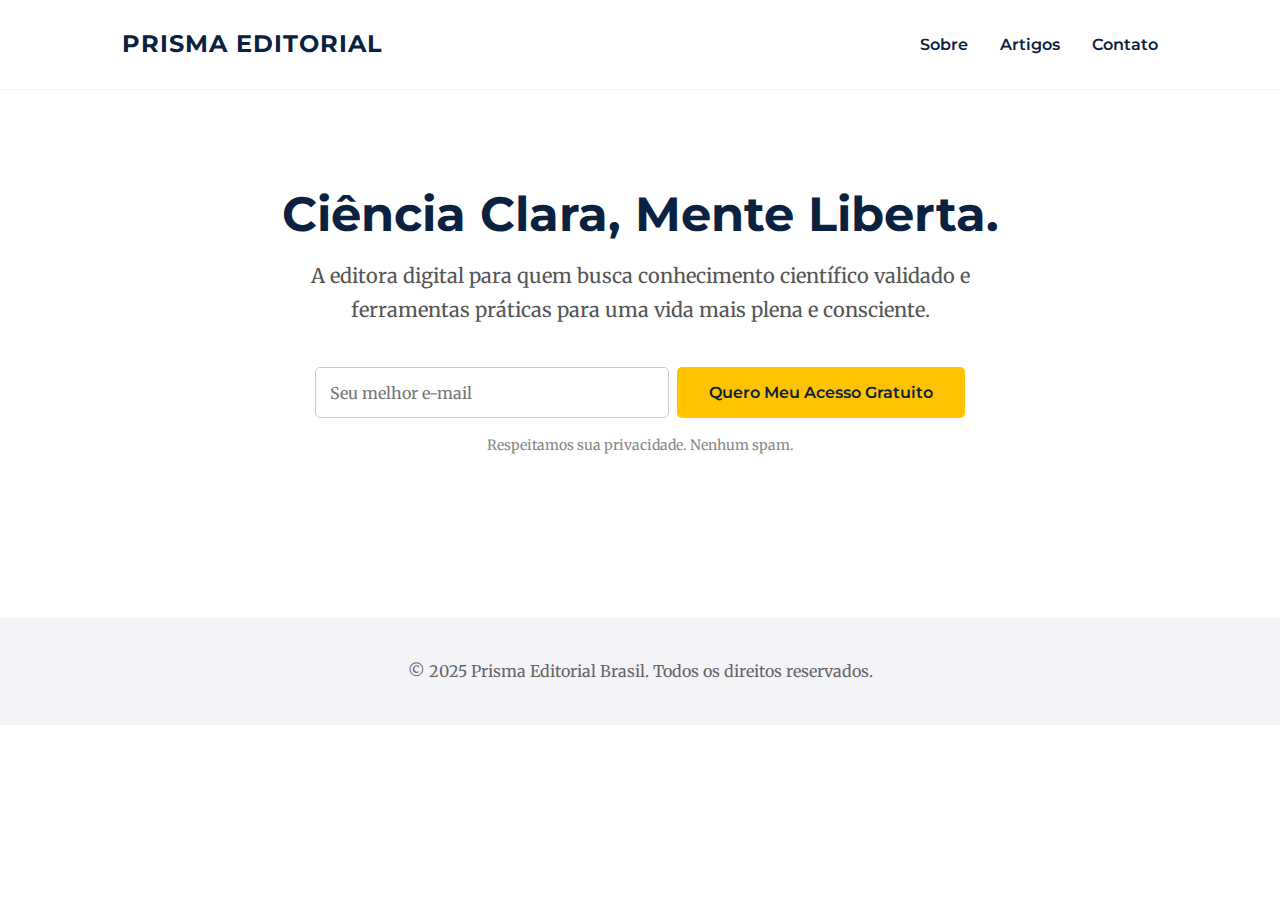
<file: index.html>
<!DOCTYPE html>
<html lang="pt-br">
<head>
    <meta charset="UTF-8">
    <meta name="viewport" content="width=device-width, initial-scale=1.0">
    <title>Prisma Editorial Brasil - Ciência Clara, Mente Liberta.</title>
    <meta name="description" content="A editora digital para quem busca conhecimento científico validado e ferramentas práticas para uma vida mais plena e consciente.">
    
    <link rel="preconnect" href="https://fonts.googleapis.com">
    <link rel="preconnect" href="https://fonts.gstatic.com" crossorigin>
    <link href="https://fonts.googleapis.com/css2?family=Merriweather:wght@400;700&family=Montserrat:wght@600;700&display=swap" rel="stylesheet">
    
    <link rel="stylesheet" href="style.css">
</head>
<body>

    <header class="main-header">
        <div class="container">
            <a href="#" class="logo">PRISMA EDITORIAL</a>
            <nav class="main-nav">
                <ul>
                    <li><a href="#">Sobre</a></li>
                    <li><a href="#">Artigos</a></li>
                    <li><a href="#">Contato</a></li>
                </ul>
            </nav>
        </div>
    </header>

    <main>
        <section class="hero">
            <div class="container">
                <h1>Ciência Clara, Mente Liberta.</h1>
                <p class="subtitle">A editora digital para quem busca conhecimento científico validado e ferramentas práticas para uma vida mais plena e consciente.</p>
                
                <form class="newsletter-form" id="newsletterForm">
                    <div class="form-row">
                        <input type="email" id="email-input" placeholder="Seu melhor e-mail" required aria-label="Seu melhor e-mail">
                        <button type="submit" class="cta-button">Quero Meu Acesso Gratuito</button>
                    </div>
                    <p class="privacy-microcopy">Respeitamos sua privacidade. Nenhum spam.</p>
                </form>
            </div>
        </section>
    </main>

    <footer class="main-footer">
        <div class="container">
            <p>&copy; 2025 Prisma Editorial Brasil. Todos os direitos reservados.</p>
        </div>
    </footer>

    <script src="script.js"></script>
</body>
</html>
</file>
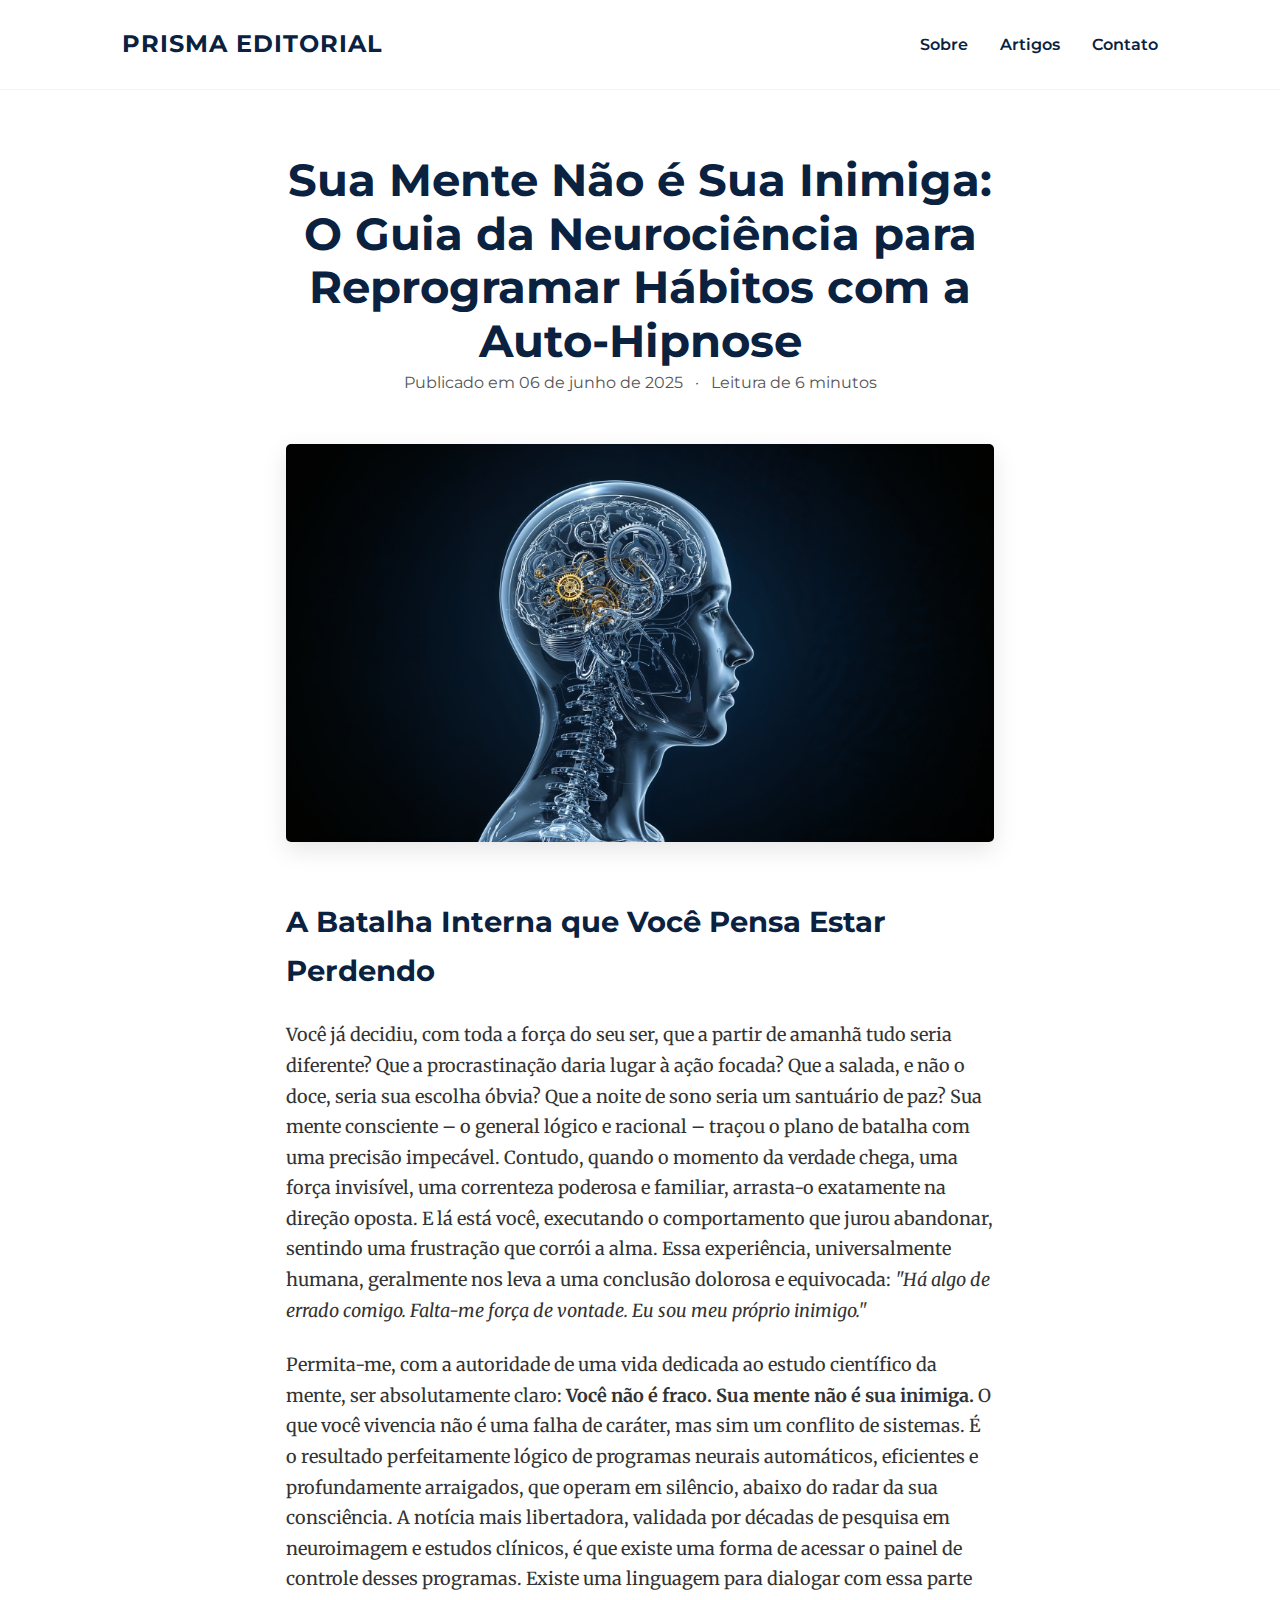
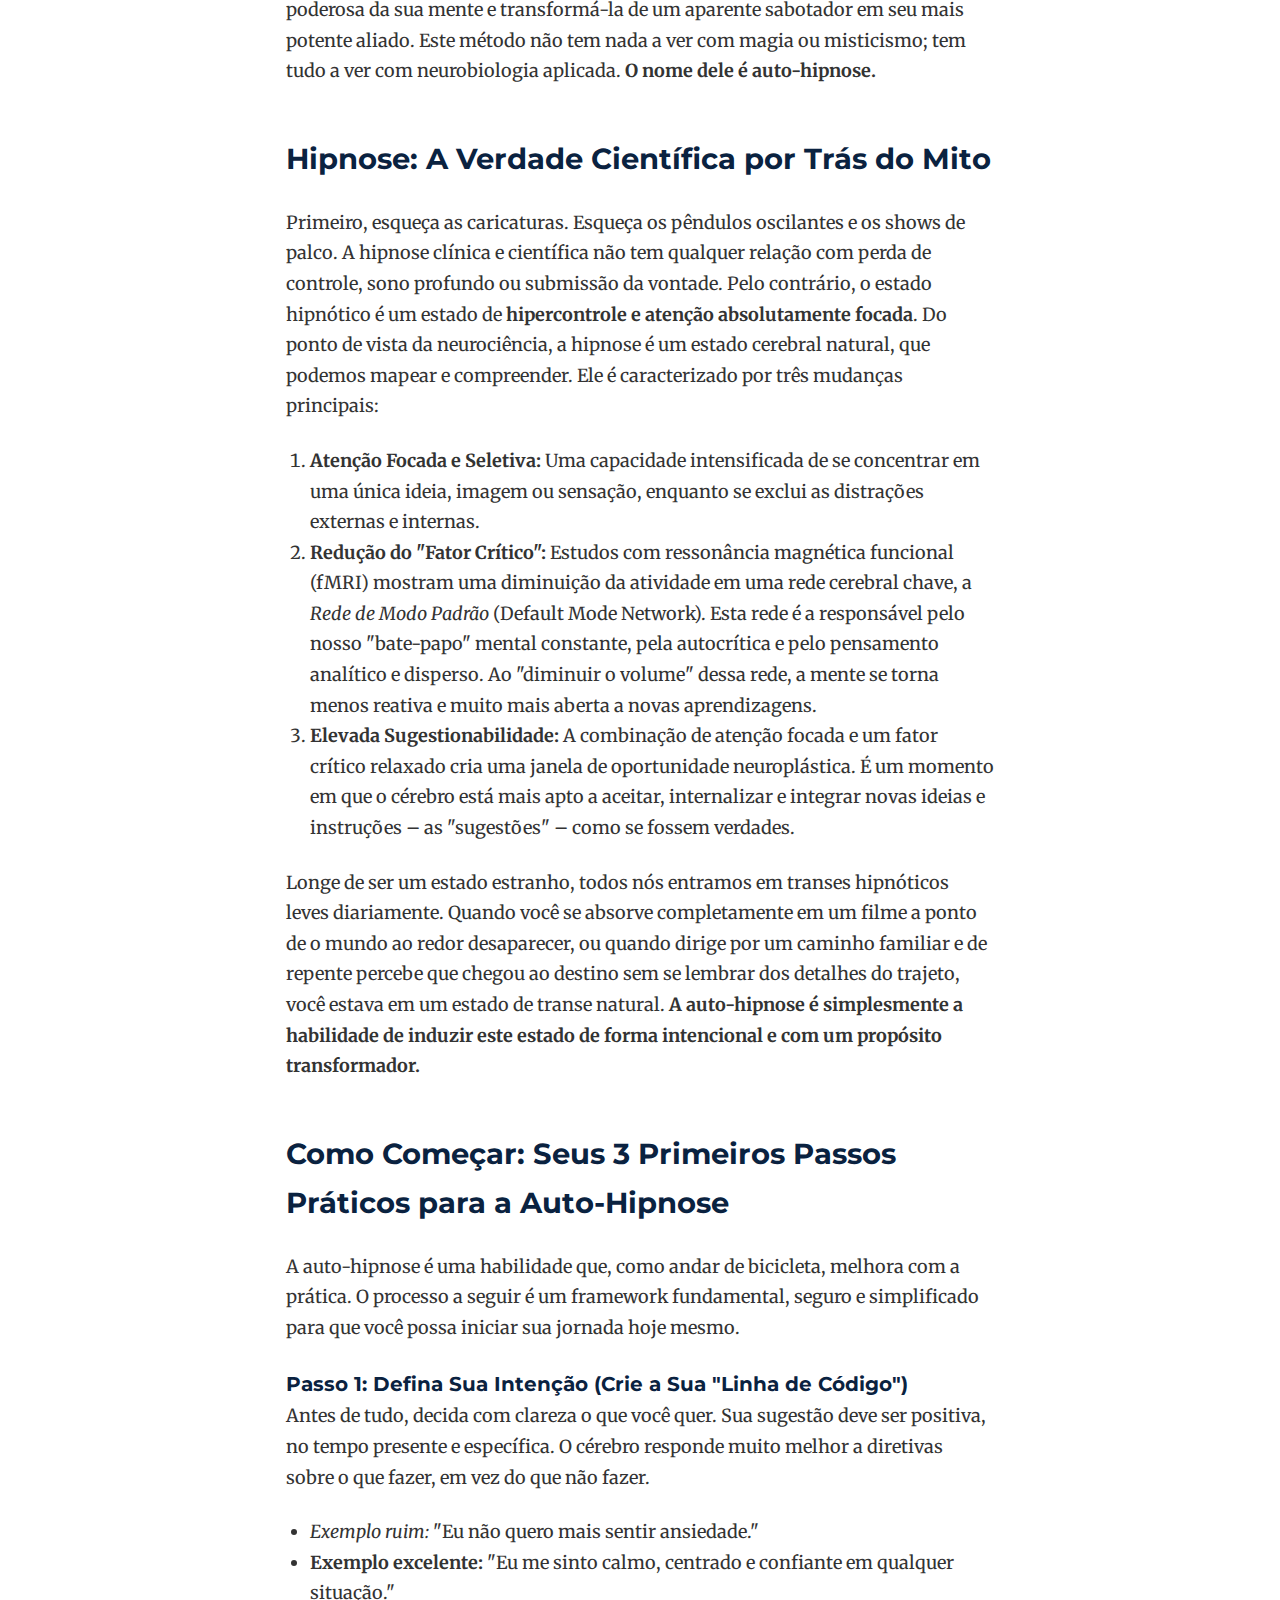
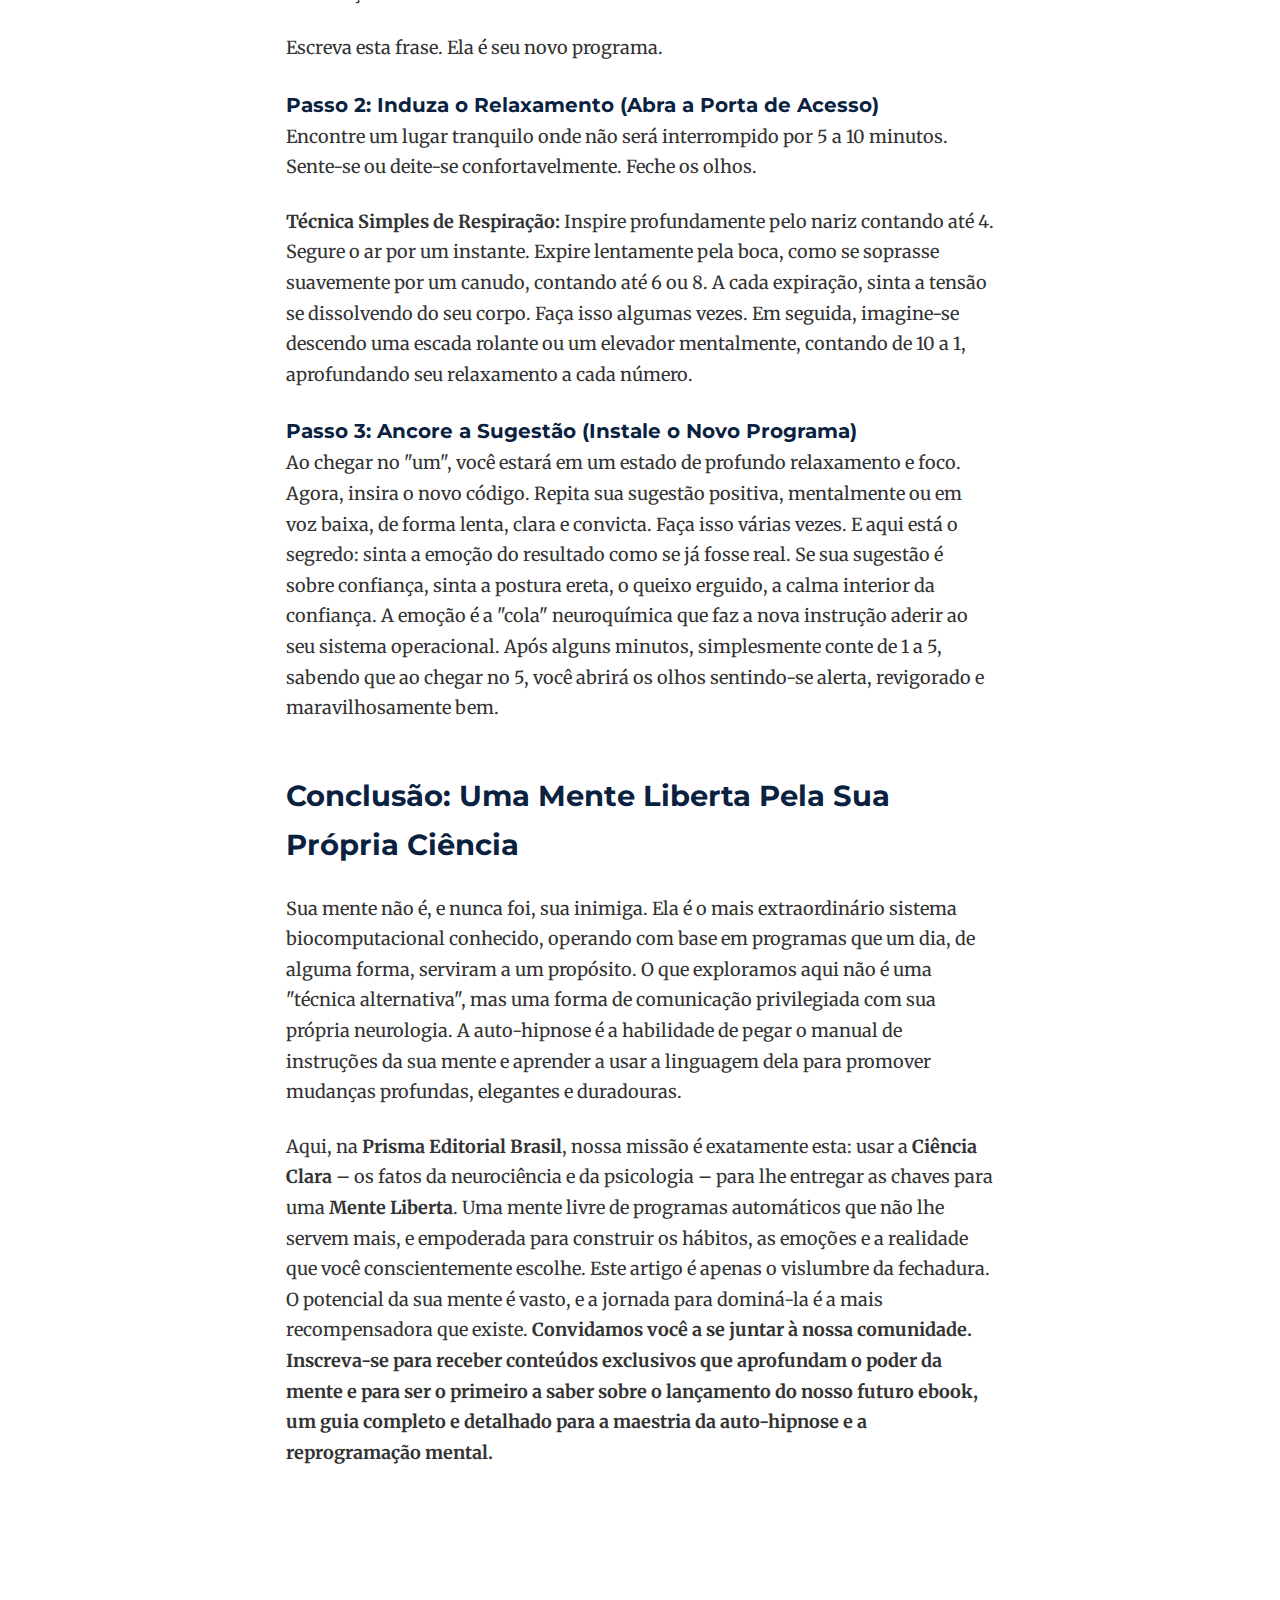
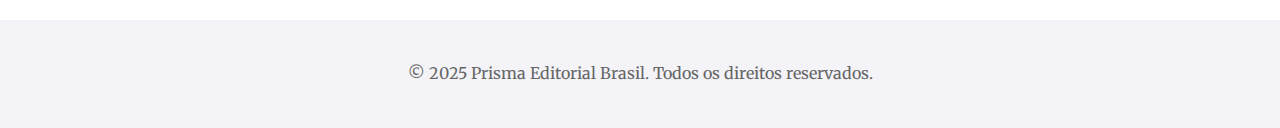
<file: artigo-2.html>
<!DOCTYPE html>
<html lang="pt-br">
<head>
    <meta charset="UTF-8">
    <meta name="viewport" content="width=device-width, initial-scale=1.0">
    <title>Sua Mente Não é Sua Inimiga - Prisma Editorial Brasil</title>
    
    <link rel="preconnect" href="https://fonts.googleapis.com">
    <link rel="preconnect" href="https://fonts.gstatic.com" crossorigin>
    <link href="https://fonts.googleapis.com/css2?family=Merriweather:wght@400;700&family=Montserrat:wght@600;700&display=swap" rel="stylesheet">
    <link rel="stylesheet" href="style.css">
</head>
<body>

    <header class="main-header">
        <div class="container">
            <a href="index.html" class="logo">PRISMA EDITORIAL</a>
            <nav class="main-nav">
                <ul>
                    <li><a href="sobre.html">Sobre</a></li>
                    <li><a href="blog.html">Artigos</a></li>
                    <li><a href="#">Contato</a></li>
                </ul>
            </nav>
        </div>
    </header>

    <main class="main-artigo">
        <article class="post-content">
            <header class="post-header">
                <h1>Sua Mente Não é Sua Inimiga: O Guia da Neurociência para Reprogramar Hábitos com a Auto-Hipnose</h1>
                <div class="post-meta">
                    <span>Publicado em 06 de junho de 2025</span>
                    <span class="separator">&middot;</span>
                    <span>Leitura de 6 minutos</span>
                </div>
            </header>

            <figure class="featured-image">
                <img src="images/imagem-artigo-2.jpg" alt="Ilustração transparente da cabeça humana mostrando um cérebro feito de engrenagens.">
            </figure>

            <div class="post-body">
                <h2>A Batalha Interna que Você Pensa Estar Perdendo</h2>
                <p>Você já decidiu, com toda a força do seu ser, que a partir de amanhã tudo seria diferente? Que a procrastinação daria lugar à ação focada? Que a salada, e não o doce, seria sua escolha óbvia? Que a noite de sono seria um santuário de paz? Sua mente consciente – o general lógico e racional – traçou o plano de batalha com uma precisão impecável. Contudo, quando o momento da verdade chega, uma força invisível, uma correnteza poderosa e familiar, arrasta-o exatamente na direção oposta. E lá está você, executando o comportamento que jurou abandonar, sentindo uma frustração que corrói a alma. Essa experiência, universalmente humana, geralmente nos leva a uma conclusão dolorosa e equivocada: <em>"Há algo de errado comigo. Falta-me força de vontade. Eu sou meu próprio inimigo."</em></p>
                <p>Permita-me, com a autoridade de uma vida dedicada ao estudo científico da mente, ser absolutamente claro: <strong>Você não é fraco. Sua mente não é sua inimiga.</strong> O que você vivencia não é uma falha de caráter, mas sim um conflito de sistemas. É o resultado perfeitamente lógico de programas neurais automáticos, eficientes e profundamente arraigados, que operam em silêncio, abaixo do radar da sua consciência. A notícia mais libertadora, validada por décadas de pesquisa em neuroimagem e estudos clínicos, é que existe uma forma de acessar o painel de controle desses programas. Existe uma linguagem para dialogar com essa parte poderosa da sua mente e transformá-la de um aparente sabotador em seu mais potente aliado. Este método não tem nada a ver com magia ou misticismo; tem tudo a ver com neurobiologia aplicada. <strong>O nome dele é auto-hipnose.</strong></p>

                <h2>Hipnose: A Verdade Científica por Trás do Mito</h2>
                <p>Primeiro, esqueça as caricaturas. Esqueça os pêndulos oscilantes e os shows de palco. A hipnose clínica e científica não tem qualquer relação com perda de controle, sono profundo ou submissão da vontade. Pelo contrário, o estado hipnótico é um estado de <strong>hipercontrole e atenção absolutamente focada</strong>. Do ponto de vista da neurociência, a hipnose é um estado cerebral natural, que podemos mapear e compreender. Ele é caracterizado por três mudanças principais:</p>
                <ol>
                    <li><strong>Atenção Focada e Seletiva:</strong> Uma capacidade intensificada de se concentrar em uma única ideia, imagem ou sensação, enquanto se exclui as distrações externas e internas.</li>
                    <li><strong>Redução do "Fator Crítico":</strong> Estudos com ressonância magnética funcional (fMRI) mostram uma diminuição da atividade em uma rede cerebral chave, a <em>Rede de Modo Padrão</em> (Default Mode Network). Esta rede é a responsável pelo nosso "bate-papo" mental constante, pela autocrítica e pelo pensamento analítico e disperso. Ao "diminuir o volume" dessa rede, a mente se torna menos reativa e muito mais aberta a novas aprendizagens.</li>
                    <li><strong>Elevada Sugestionabilidade:</strong> A combinação de atenção focada e um fator crítico relaxado cria uma janela de oportunidade neuroplástica. É um momento em que o cérebro está mais apto a aceitar, internalizar e integrar novas ideias e instruções – as "sugestões" – como se fossem verdades.</li>
                </ol>
                <p>Longe de ser um estado estranho, todos nós entramos em transes hipnóticos leves diariamente. Quando você se absorve completamente em um filme a ponto de o mundo ao redor desaparecer, ou quando dirige por um caminho familiar e de repente percebe que chegou ao destino sem se lembrar dos detalhes do trajeto, você estava em um estado de transe natural. <strong>A auto-hipnose é simplesmente a habilidade de induzir este estado de forma intencional e com um propósito transformador.</strong></p>

                <h2>Como Começar: Seus 3 Primeiros Passos Práticos para a Auto-Hipnose</h2>
                <p>A auto-hipnose é uma habilidade que, como andar de bicicleta, melhora com a prática. O processo a seguir é um framework fundamental, seguro e simplificado para que você possa iniciar sua jornada hoje mesmo.</p>
                <h3>Passo 1: Defina Sua Intenção (Crie a Sua "Linha de Código")</h3>
                <p>Antes de tudo, decida com clareza o que você quer. Sua sugestão deve ser positiva, no tempo presente e específica. O cérebro responde muito melhor a diretivas sobre o que fazer, em vez do que não fazer.</p>
                <ul>
                    <li><em>Exemplo ruim:</em> "Eu não quero mais sentir ansiedade."</li>
                    <li><strong>Exemplo excelente:</strong> "Eu me sinto calmo, centrado e confiante em qualquer situação."</li>
                </ul>
                <p>Escreva esta frase. Ela é seu novo programa.</p>
                <h3>Passo 2: Induza o Relaxamento (Abra a Porta de Acesso)</h3>
                <p>Encontre um lugar tranquilo onde não será interrompido por 5 a 10 minutos. Sente-se ou deite-se confortavelmente. Feche os olhos.</p>
                <p><strong>Técnica Simples de Respiração:</strong> Inspire profundamente pelo nariz contando até 4. Segure o ar por um instante. Expire lentamente pela boca, como se soprasse suavemente por um canudo, contando até 6 ou 8. A cada expiração, sinta a tensão se dissolvendo do seu corpo. Faça isso algumas vezes. Em seguida, imagine-se descendo uma escada rolante ou um elevador mentalmente, contando de 10 a 1, aprofundando seu relaxamento a cada número.</p>
                <h3>Passo 3: Ancore a Sugestão (Instale o Novo Programa)</h3>
                <p>Ao chegar no "um", você estará em um estado de profundo relaxamento e foco. Agora, insira o novo código. Repita sua sugestão positiva, mentalmente ou em voz baixa, de forma lenta, clara e convicta. Faça isso várias vezes. E aqui está o segredo: sinta a emoção do resultado como se já fosse real. Se sua sugestão é sobre confiança, sinta a postura ereta, o queixo erguido, a calma interior da confiança. A emoção é a "cola" neuroquímica que faz a nova instrução aderir ao seu sistema operacional. Após alguns minutos, simplesmente conte de 1 a 5, sabendo que ao chegar no 5, você abrirá os olhos sentindo-se alerta, revigorado e maravilhosamente bem.</p>

                <h2>Conclusão: Uma Mente Liberta Pela Sua Própria Ciência</h2>
                <p>Sua mente não é, e nunca foi, sua inimiga. Ela é o mais extraordinário sistema biocomputacional conhecido, operando com base em programas que um dia, de alguma forma, serviram a um propósito. O que exploramos aqui não é uma "técnica alternativa", mas uma forma de comunicação privilegiada com sua própria neurologia. A auto-hipnose é a habilidade de pegar o manual de instruções da sua mente e aprender a usar a linguagem dela para promover mudanças profundas, elegantes e duradouras.</p>
                <p>Aqui, na <strong>Prisma Editorial Brasil</strong>, nossa missão é exatamente esta: usar a <strong>Ciência Clara</strong> – os fatos da neurociência e da psicologia – para lhe entregar as chaves para uma <strong>Mente Liberta</strong>. Uma mente livre de programas automáticos que não lhe servem mais, e empoderada para construir os hábitos, as emoções e a realidade que você conscientemente escolhe. Este artigo é apenas o vislumbre da fechadura. O potencial da sua mente é vasto, e a jornada para dominá-la é a mais recompensadora que existe. <strong>Convidamos você a se juntar à nossa comunidade. Inscreva-se para receber conteúdos exclusivos que aprofundam o poder da mente e para ser o primeiro a saber sobre o lançamento do nosso futuro ebook, um guia completo e detalhado para a maestria da auto-hipnose e a reprogramação mental.</strong></p>
            </div>
        </article>
    </main>

    <footer class="main-footer">
        <div class="container">
            <p>&copy; 2025 Prisma Editorial Brasil. Todos os direitos reservados.</p>
        </div>
    </footer>

    <script src="script.js"></script>
</body>
</html>
</file>
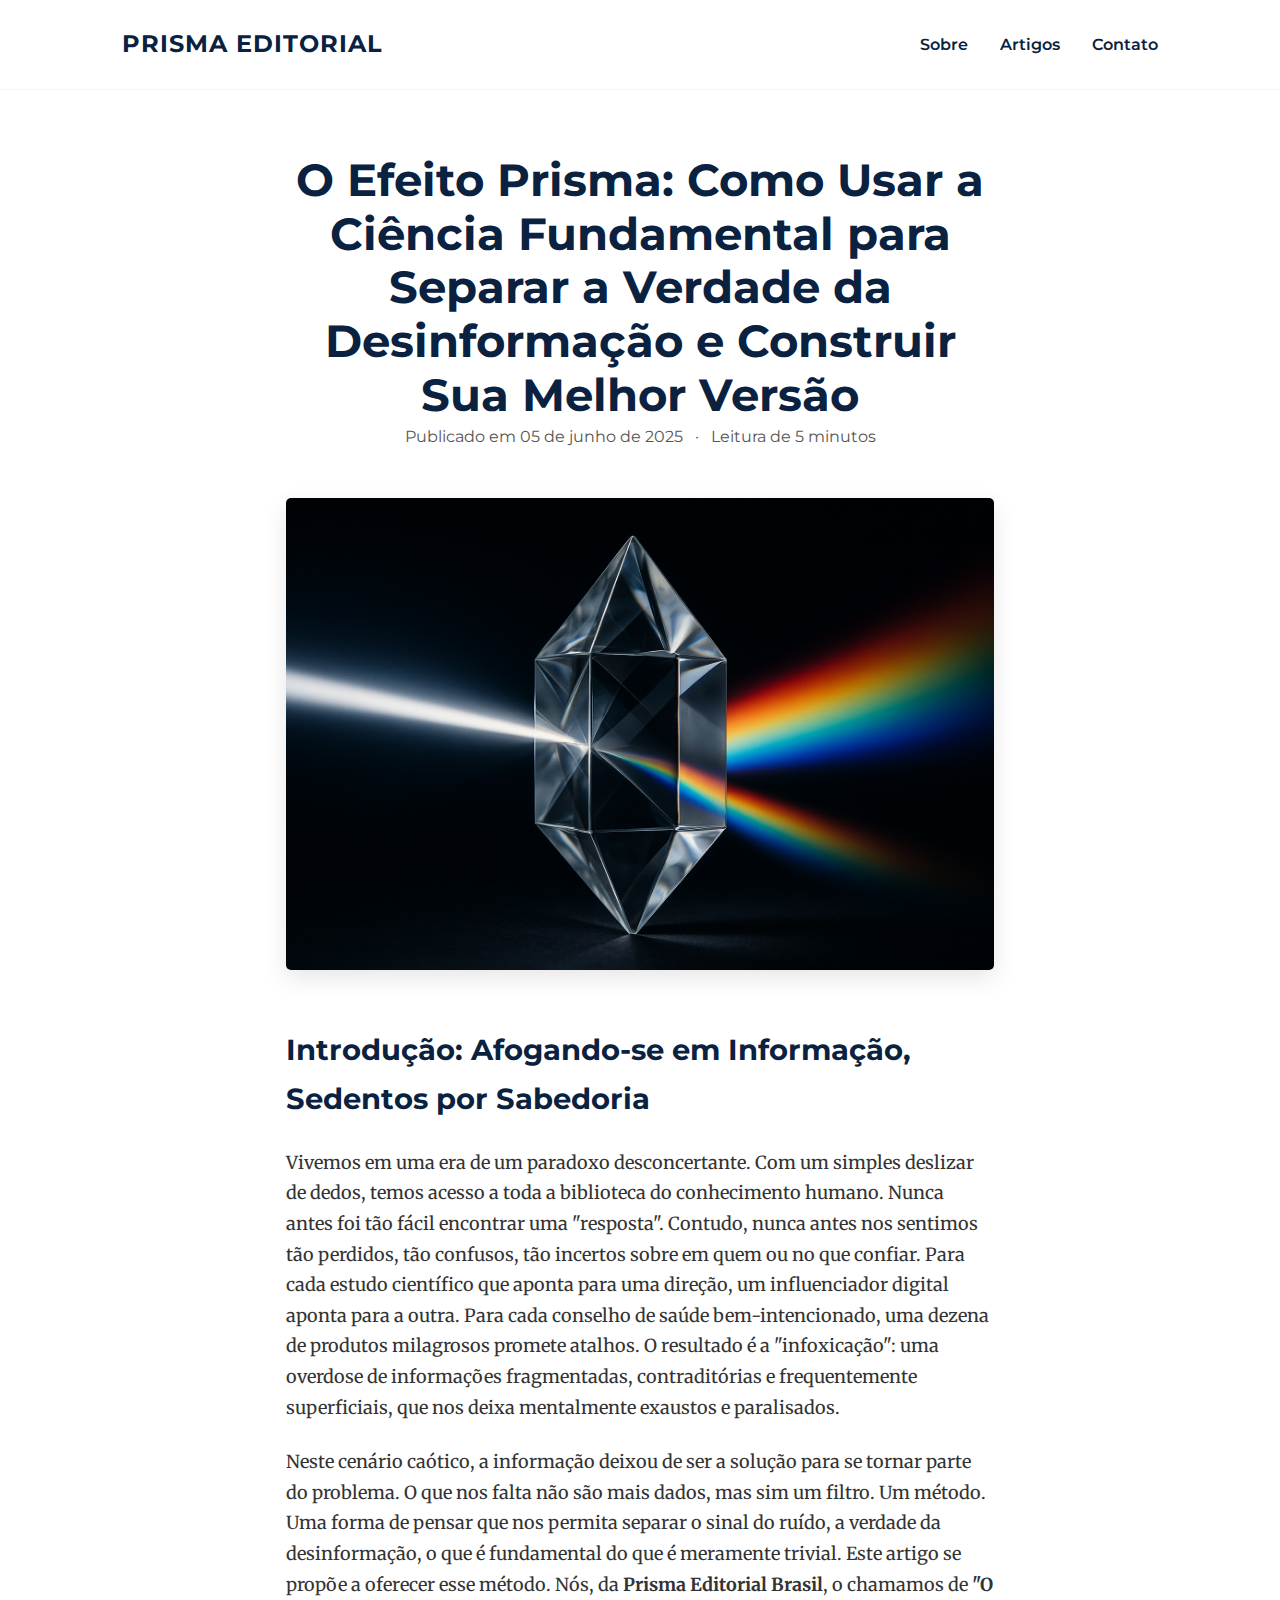
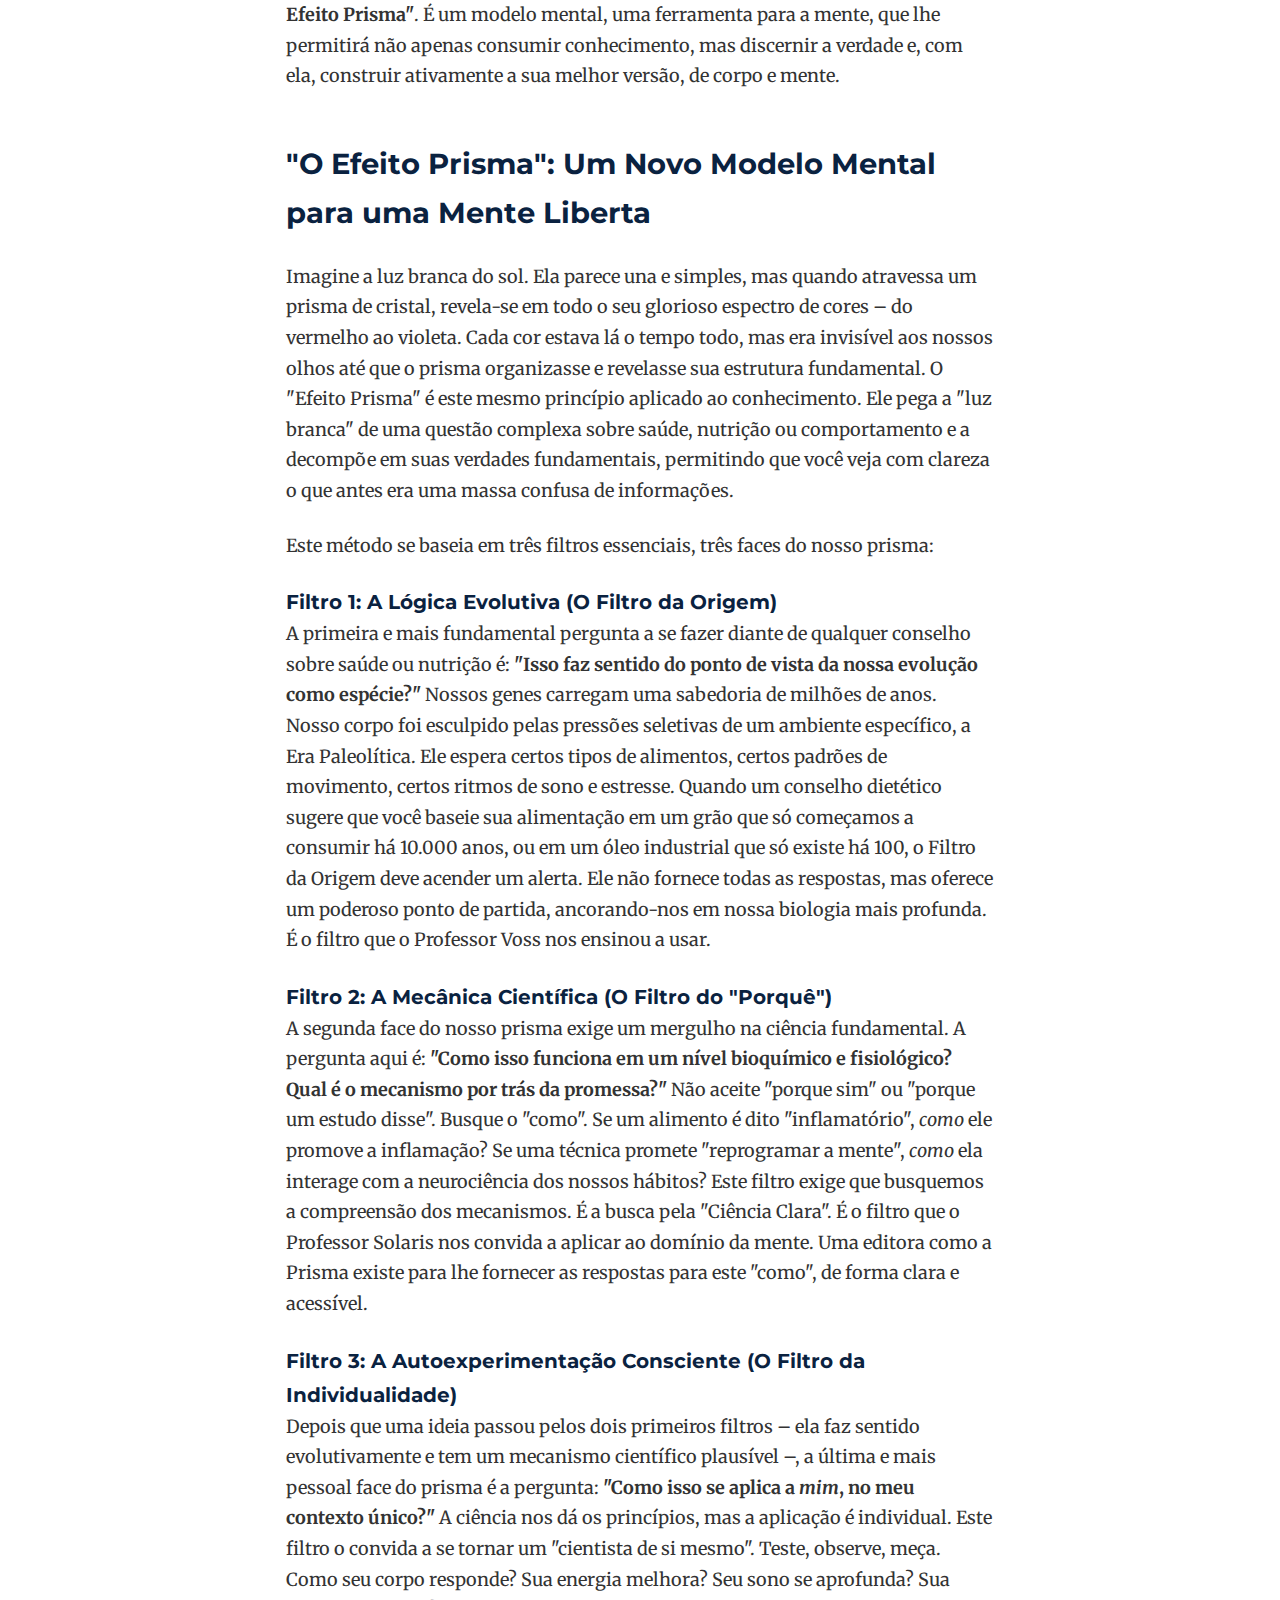
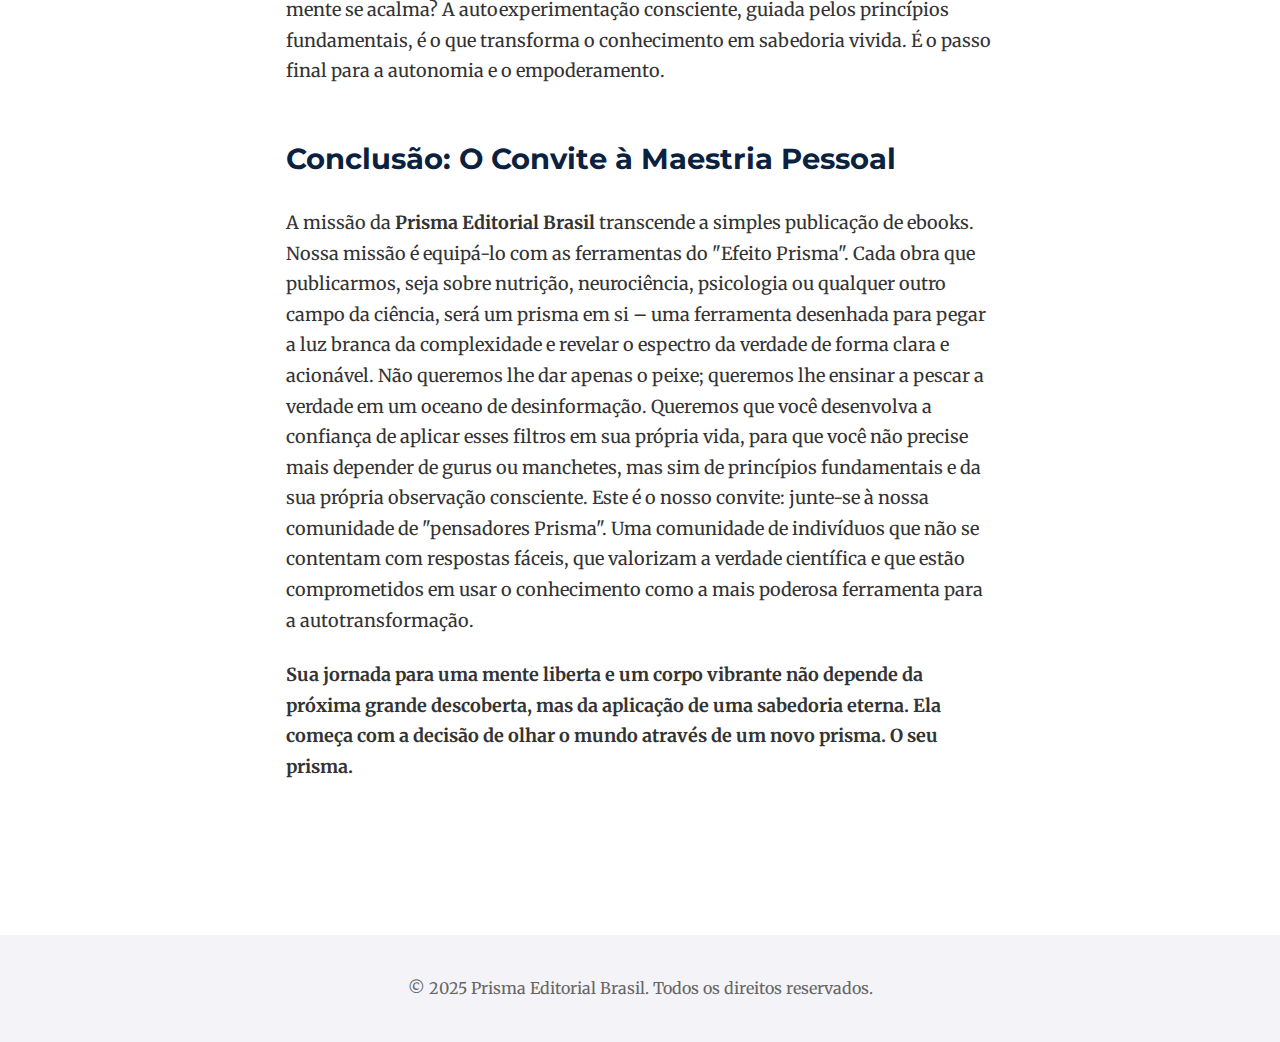
<file: artigo-3.html>
<!DOCTYPE html>
<html lang="pt-br">
<head>
    <meta charset="UTF-8">
    <meta name="viewport" content="width=device-width, initial-scale=1.0">
    <title>O Efeito Prisma - Prisma Editorial Brasil</title>
    
    <link rel="preconnect" href="https://fonts.googleapis.com">
    <link rel="preconnect" href="https://fonts.gstatic.com" crossorigin>
    <link href="https://fonts.googleapis.com/css2?family=Merriweather:wght@400;700&family=Montserrat:wght@600;700&display=swap" rel="stylesheet">
    <link rel="stylesheet" href="style.css">
</head>
<body>

    <header class="main-header">
        <div class="container">
            <a href="index.html" class="logo">PRISMA EDITORIAL</a>
            <nav class="main-nav">
                <ul>
                    <li><a href="sobre.html">Sobre</a></li>
                    <li><a href="blog.html">Artigos</a></li>
                    <li><a href="#">Contato</a></li>
                </ul>
            </nav>
        </div>
    </header>

    <main class="main-artigo">
        <article class="post-content">
            <header class="post-header">
                <h1>O Efeito Prisma: Como Usar a Ciência Fundamental para Separar a Verdade da Desinformação e Construir Sua Melhor Versão</h1>
                <div class="post-meta">
                    <span>Publicado em 05 de junho de 2025</span>
                    <span class="separator">&middot;</span>
                    <span>Leitura de 5 minutos</span>
                </div>
            </header>

            <figure class="featured-image">
                <img src="images/imagem-artigo-3.jpg" alt="Um prisma de cristal refratando um feixe de luz branca em um espectro de cores.">
            </figure>

            <div class="post-body">
                <h2>Introdução: Afogando-se em Informação, Sedentos por Sabedoria</h2>
                <p>Vivemos em uma era de um paradoxo desconcertante. Com um simples deslizar de dedos, temos acesso a toda a biblioteca do conhecimento humano. Nunca antes foi tão fácil encontrar uma "resposta". Contudo, nunca antes nos sentimos tão perdidos, tão confusos, tão incertos sobre em quem ou no que confiar. Para cada estudo científico que aponta para uma direção, um influenciador digital aponta para a outra. Para cada conselho de saúde bem-intencionado, uma dezena de produtos milagrosos promete atalhos. O resultado é a "infoxicação": uma overdose de informações fragmentadas, contraditórias e frequentemente superficiais, que nos deixa mentalmente exaustos e paralisados.</p>
                <p>Neste cenário caótico, a informação deixou de ser a solução para se tornar parte do problema. O que nos falta não são mais dados, mas sim um filtro. Um método. Uma forma de pensar que nos permita separar o sinal do ruído, a verdade da desinformação, o que é fundamental do que é meramente trivial. Este artigo se propõe a oferecer esse método. Nós, da <strong>Prisma Editorial Brasil</strong>, o chamamos de <strong>"O Efeito Prisma"</strong>. É um modelo mental, uma ferramenta para a mente, que lhe permitirá não apenas consumir conhecimento, mas discernir a verdade e, com ela, construir ativamente a sua melhor versão, de corpo e mente.</p>

                <h2>"O Efeito Prisma": Um Novo Modelo Mental para uma Mente Liberta</h2>
                <p>Imagine a luz branca do sol. Ela parece una e simples, mas quando atravessa um prisma de cristal, revela-se em todo o seu glorioso espectro de cores – do vermelho ao violeta. Cada cor estava lá o tempo todo, mas era invisível aos nossos olhos até que o prisma organizasse e revelasse sua estrutura fundamental. O "Efeito Prisma" é este mesmo princípio aplicado ao conhecimento. Ele pega a "luz branca" de uma questão complexa sobre saúde, nutrição ou comportamento e a decompõe em suas verdades fundamentais, permitindo que você veja com clareza o que antes era uma massa confusa de informações.</p>
                <p>Este método se baseia em três filtros essenciais, três faces do nosso prisma:</p>

                <h3>Filtro 1: A Lógica Evolutiva (O Filtro da Origem)</h3>
                <p>A primeira e mais fundamental pergunta a se fazer diante de qualquer conselho sobre saúde ou nutrição é: <strong>"Isso faz sentido do ponto de vista da nossa evolução como espécie?"</strong> Nossos genes carregam uma sabedoria de milhões de anos. Nosso corpo foi esculpido pelas pressões seletivas de um ambiente específico, a Era Paleolítica. Ele espera certos tipos de alimentos, certos padrões de movimento, certos ritmos de sono e estresse. Quando um conselho dietético sugere que você baseie sua alimentação em um grão que só começamos a consumir há 10.000 anos, ou em um óleo industrial que só existe há 100, o Filtro da Origem deve acender um alerta. Ele não fornece todas as respostas, mas oferece um poderoso ponto de partida, ancorando-nos em nossa biologia mais profunda. É o filtro que o Professor Voss nos ensinou a usar.</p>

                <h3>Filtro 2: A Mecânica Científica (O Filtro do "Porquê")</h3>
                <p>A segunda face do nosso prisma exige um mergulho na ciência fundamental. A pergunta aqui é: <strong>"Como isso funciona em um nível bioquímico e fisiológico? Qual é o mecanismo por trás da promessa?"</strong> Não aceite "porque sim" ou "porque um estudo disse". Busque o "como". Se um alimento é dito "inflamatório", <em>como</em> ele promove a inflamação? Se uma técnica promete "reprogramar a mente", <em>como</em> ela interage com a neurociência dos nossos hábitos? Este filtro exige que busquemos a compreensão dos mecanismos. É a busca pela "Ciência Clara". É o filtro que o Professor Solaris nos convida a aplicar ao domínio da mente. Uma editora como a Prisma existe para lhe fornecer as respostas para este "como", de forma clara e acessível.</p>

                <h3>Filtro 3: A Autoexperimentação Consciente (O Filtro da Individualidade)</h3>
                <p>Depois que uma ideia passou pelos dois primeiros filtros – ela faz sentido evolutivamente e tem um mecanismo científico plausível –, a última e mais pessoal face do prisma é a pergunta: <strong>"Como isso se aplica a <em>mim</em>, no meu contexto único?"</strong> A ciência nos dá os princípios, mas a aplicação é individual. Este filtro o convida a se tornar um "cientista de si mesmo". Teste, observe, meça. Como seu corpo responde? Sua energia melhora? Seu sono se aprofunda? Sua mente se acalma? A autoexperimentação consciente, guiada pelos princípios fundamentais, é o que transforma o conhecimento em sabedoria vivida. É o passo final para a autonomia e o empoderamento.</p>

                <h2>Conclusão: O Convite à Maestria Pessoal</h2>
                <p>A missão da <strong>Prisma Editorial Brasil</strong> transcende a simples publicação de ebooks. Nossa missão é equipá-lo com as ferramentas do "Efeito Prisma". Cada obra que publicarmos, seja sobre nutrição, neurociência, psicologia ou qualquer outro campo da ciência, será um prisma em si – uma ferramenta desenhada para pegar a luz branca da complexidade e revelar o espectro da verdade de forma clara e acionável. Não queremos lhe dar apenas o peixe; queremos lhe ensinar a pescar a verdade em um oceano de desinformação. Queremos que você desenvolva a confiança de aplicar esses filtros em sua própria vida, para que você não precise mais depender de gurus ou manchetes, mas sim de princípios fundamentais e da sua própria observação consciente. Este é o nosso convite: junte-se à nossa comunidade de "pensadores Prisma". Uma comunidade de indivíduos que não se contentam com respostas fáceis, que valorizam a verdade científica e que estão comprometidos em usar o conhecimento como a mais poderosa ferramenta para a autotransformação.</p>
                <p><strong>Sua jornada para uma mente liberta e um corpo vibrante não depende da próxima grande descoberta, mas da aplicação de uma sabedoria eterna. Ela começa com a decisão de olhar o mundo através de um novo prisma. O seu prisma.</strong></p>
            </div>
        </article>
    </main>

    <footer class="main-footer">
        <div class="container">
            <p>&copy; 2025 Prisma Editorial Brasil. Todos os direitos reservados.</p>
        </div>
    </footer>

    <script src="script.js"></script>
</body>
</html>
</file>
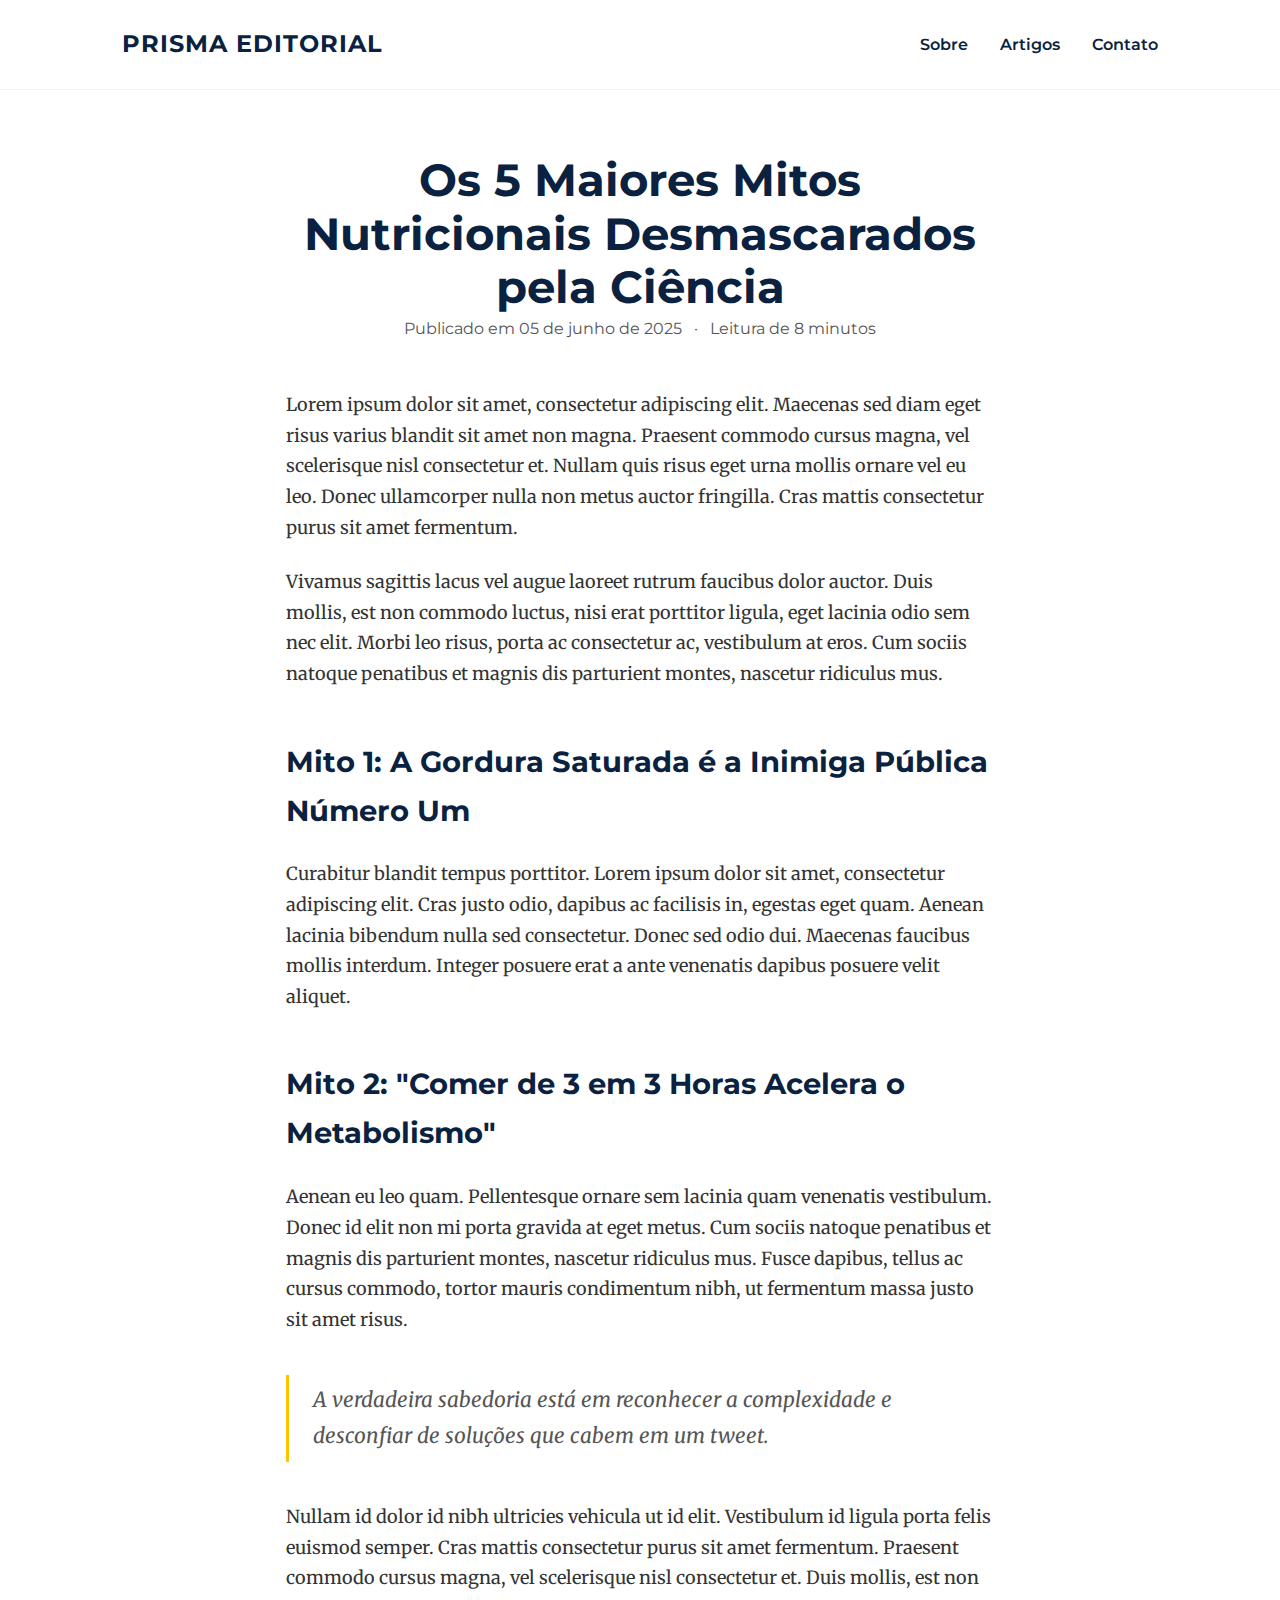
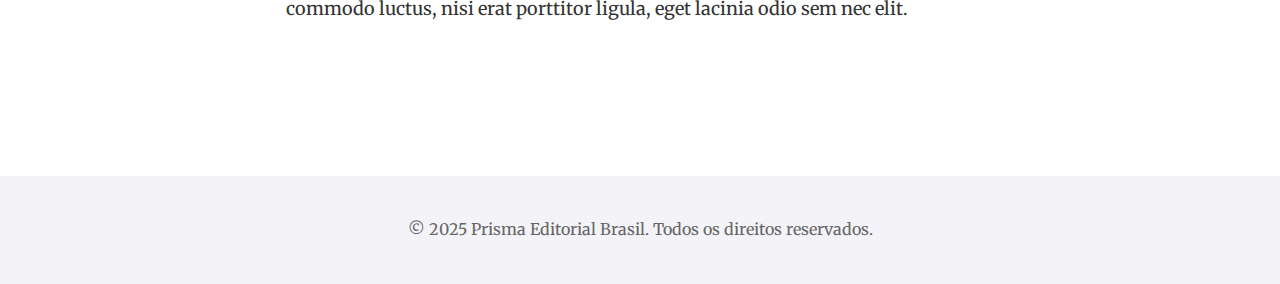
<file: artigo.html>
<!DOCTYPE html>
<html lang="pt-br">
<head>
    <meta charset="UTF-8">
    <meta name="viewport" content="width=device-width, initial-scale=1.0">
    <title>Os 5 Maiores Mitos Nutricionais Desmascarados pela Ciência - Prisma Editorial Brasil</title>
    
    <link rel="preconnect" href="https://fonts.googleapis.com">
    <link rel="preconnect" href="https://fonts.gstatic.com" crossorigin>
    <link href="https://fonts.googleapis.com/css2?family=Merriweather:wght@400;700&family=Montserrat:wght@600;700&display=swap" rel="stylesheet">
    <link rel="stylesheet" href="style.css">
</head>
<body>

    <header class="main-header">
        <div class="container">
            <a href="index.html" class="logo">PRISMA EDITORIAL</a>
            <nav class="main-nav">
                <ul>
                    <li><a href="sobre.html">Sobre</a></li>
                    <li><a href="blog.html">Artigos</a></li>
                    <li><a href="#">Contato</a></li>
                </ul>
            </nav>
        </div>
    </header>

    <main class="main-artigo">
        <article class="post-content">
            <header class="post-header">
                <h1>Os 5 Maiores Mitos Nutricionais Desmascarados pela Ciência</h1>
                <div class="post-meta">
                    <span>Publicado em 05 de junho de 2025</span>
                    <span class="separator">&middot;</span>
                    <span>Leitura de 8 minutos</span>
                </div>
            </header>

            <div class="post-body">
                <p>Lorem ipsum dolor sit amet, consectetur adipiscing elit. Maecenas sed diam eget risus varius blandit sit amet non magna. Praesent commodo cursus magna, vel scelerisque nisl consectetur et. Nullam quis risus eget urna mollis ornare vel eu leo. Donec ullamcorper nulla non metus auctor fringilla. Cras mattis consectetur purus sit amet fermentum.</p>
                <p>Vivamus sagittis lacus vel augue laoreet rutrum faucibus dolor auctor. Duis mollis, est non commodo luctus, nisi erat porttitor ligula, eget lacinia odio sem nec elit. Morbi leo risus, porta ac consectetur ac, vestibulum at eros. Cum sociis natoque penatibus et magnis dis parturient montes, nascetur ridiculus mus.</p>
                
                <h2>Mito 1: A Gordura Saturada é a Inimiga Pública Número Um</h2>
                <p>Curabitur blandit tempus porttitor. Lorem ipsum dolor sit amet, consectetur adipiscing elit. Cras justo odio, dapibus ac facilisis in, egestas eget quam. Aenean lacinia bibendum nulla sed consectetur. Donec sed odio dui. Maecenas faucibus mollis interdum. Integer posuere erat a ante venenatis dapibus posuere velit aliquet.</p>
                
                <h2>Mito 2: "Comer de 3 em 3 Horas Acelera o Metabolismo"</h2>
                <p>Aenean eu leo quam. Pellentesque ornare sem lacinia quam venenatis vestibulum. Donec id elit non mi porta gravida at eget metus. Cum sociis natoque penatibus et magnis dis parturient montes, nascetur ridiculus mus. Fusce dapibus, tellus ac cursus commodo, tortor mauris condimentum nibh, ut fermentum massa justo sit amet risus.</p>
                
                <blockquote>A verdadeira sabedoria está em reconhecer a complexidade e desconfiar de soluções que cabem em um tweet.</blockquote>
                
                <p>Nullam id dolor id nibh ultricies vehicula ut id elit. Vestibulum id ligula porta felis euismod semper. Cras mattis consectetur purus sit amet fermentum. Praesent commodo cursus magna, vel scelerisque nisl consectetur et. Duis mollis, est non commodo luctus, nisi erat porttitor ligula, eget lacinia odio sem nec elit.</p>
            </div>
        </article>
    </main>

    <footer class="main-footer">
        <div class="container">
            <p>&copy; 2025 Prisma Editorial Brasil. Todos os direitos reservados.</p>
        </div>
    </footer>

    <script src="script.js"></script>
</body>
</html>
</file>
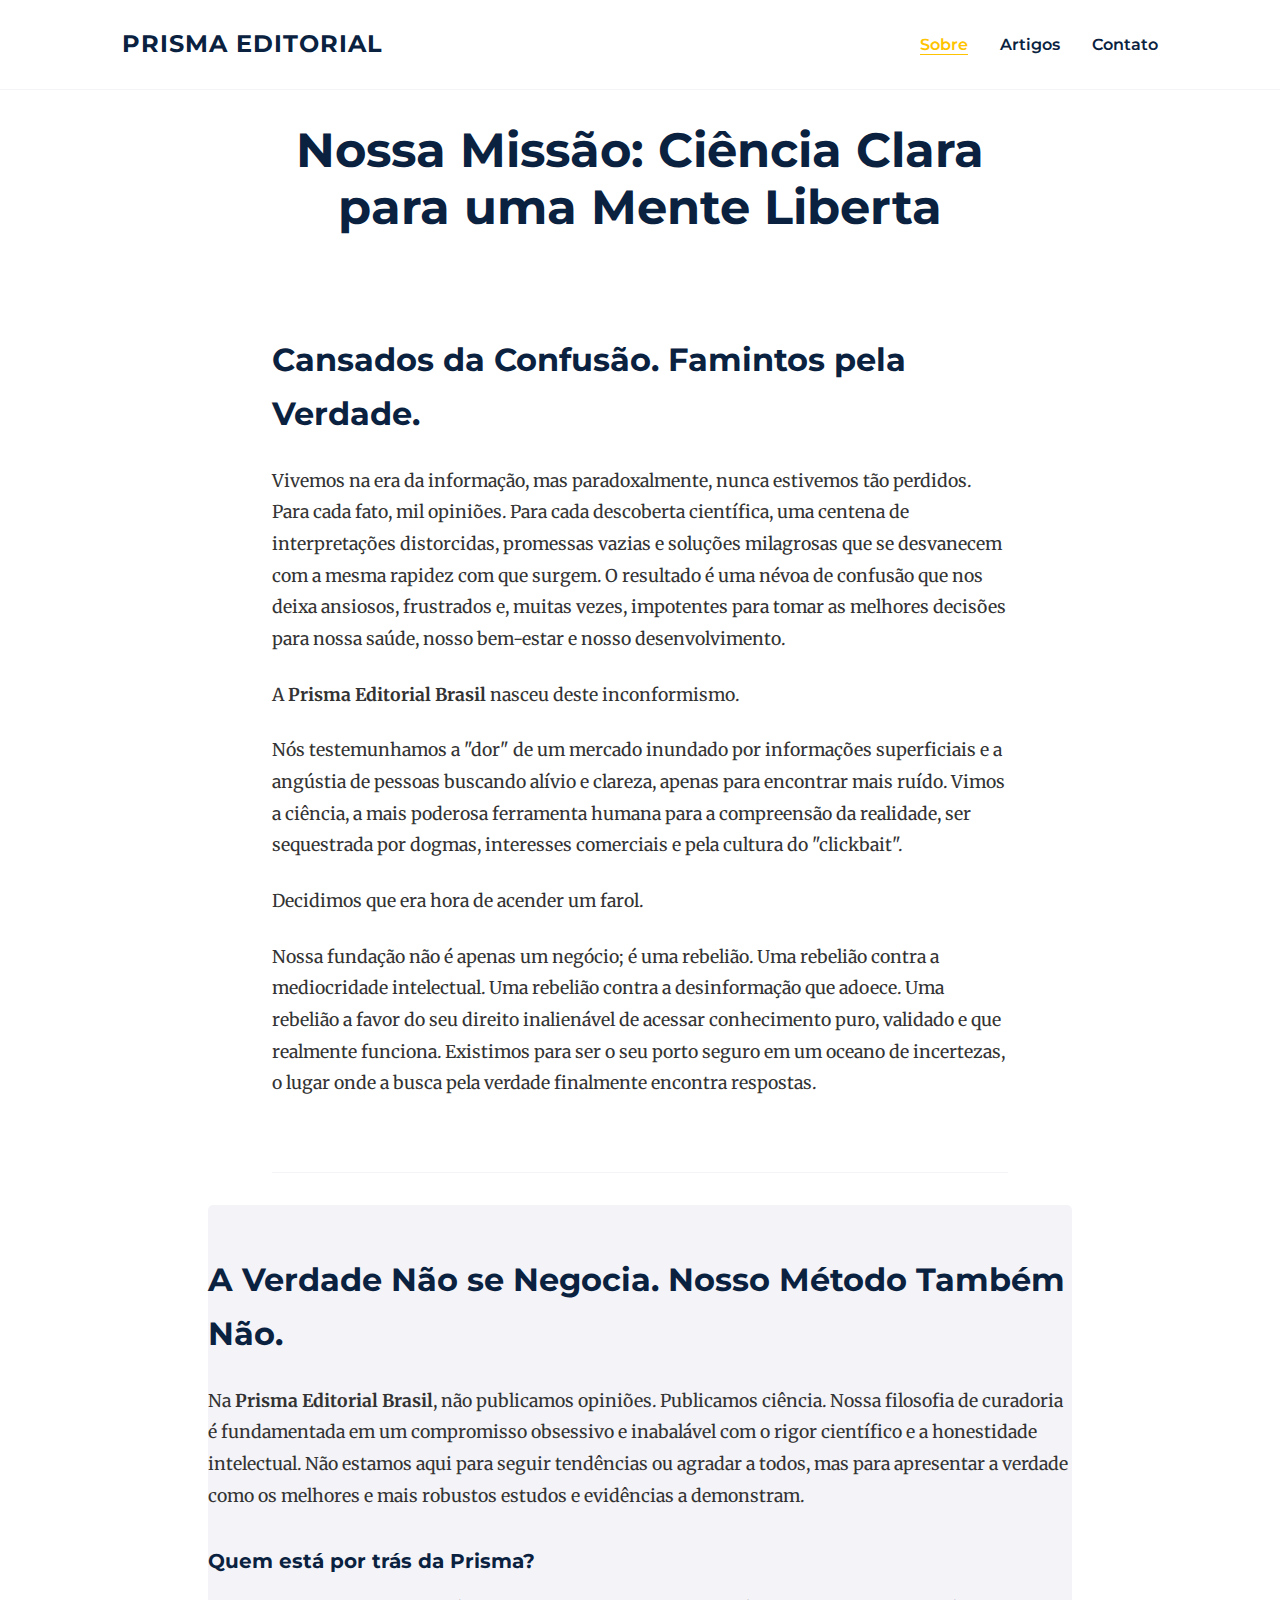
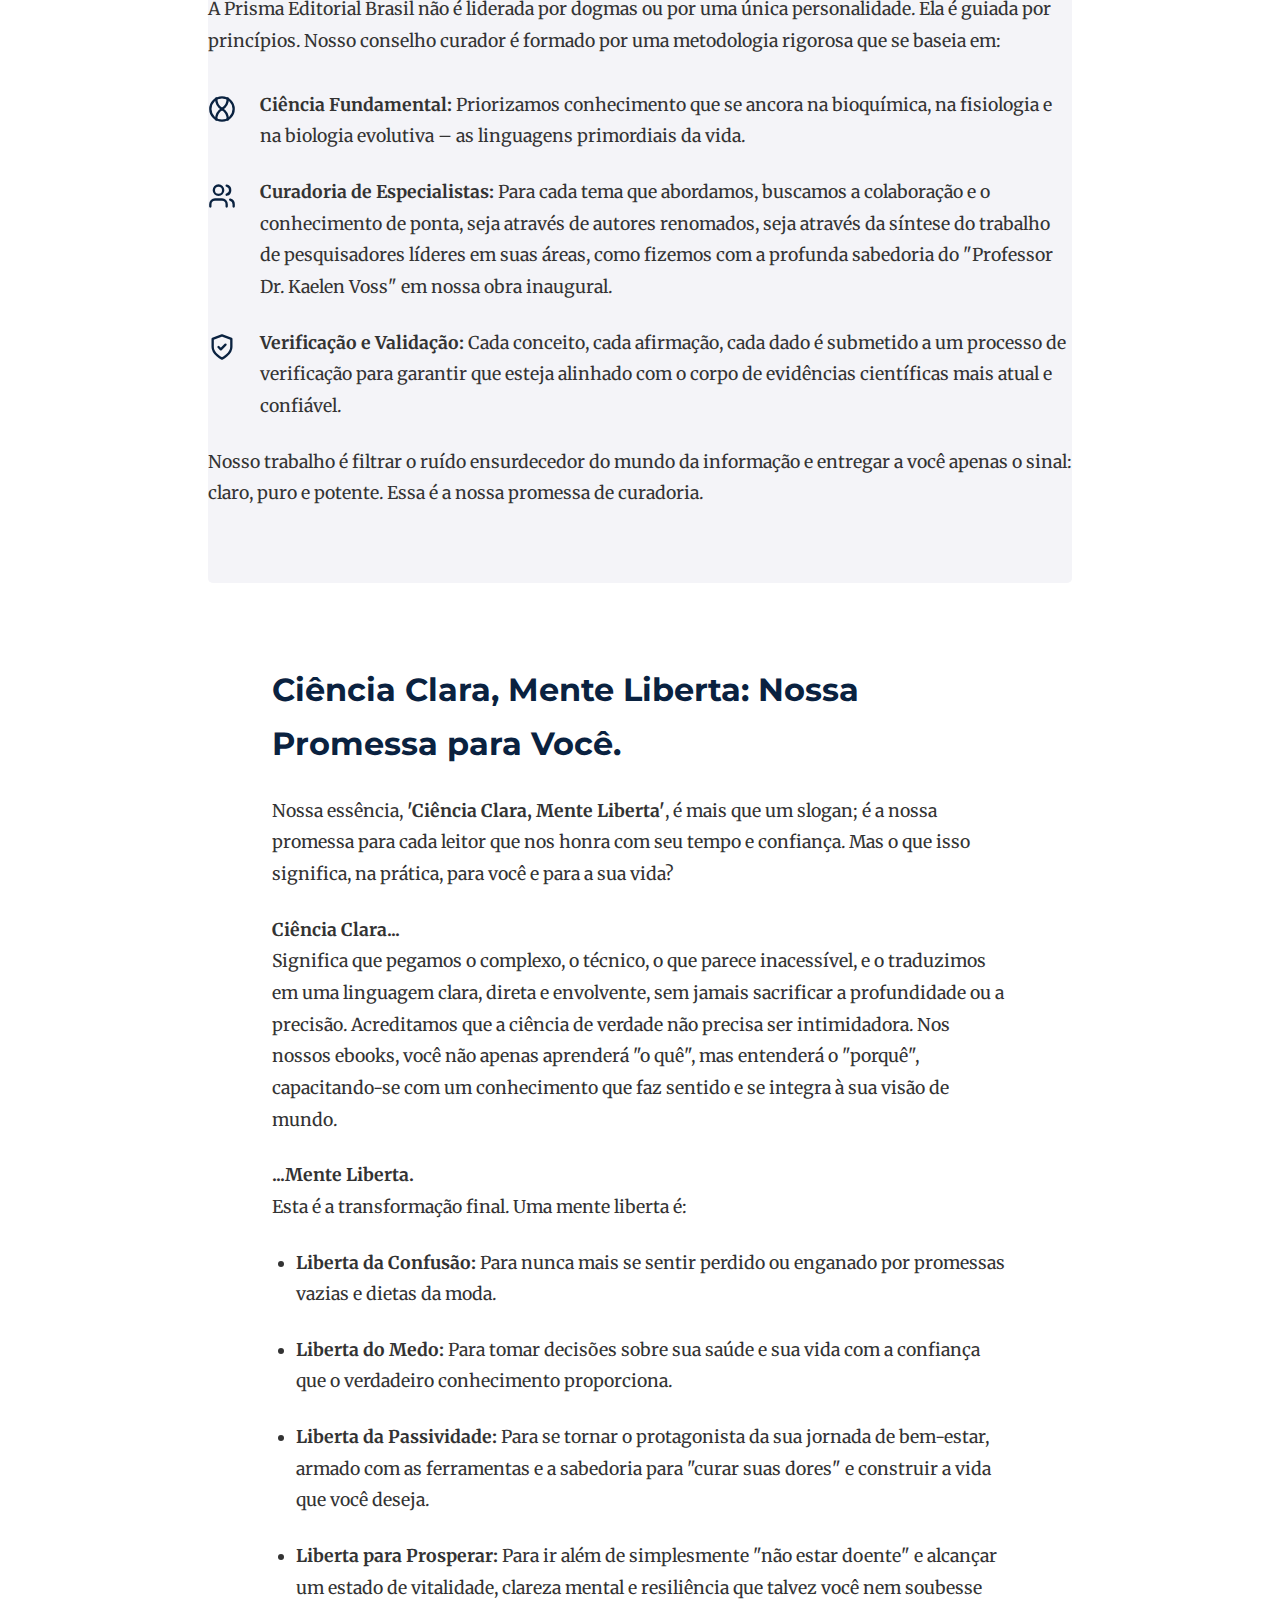
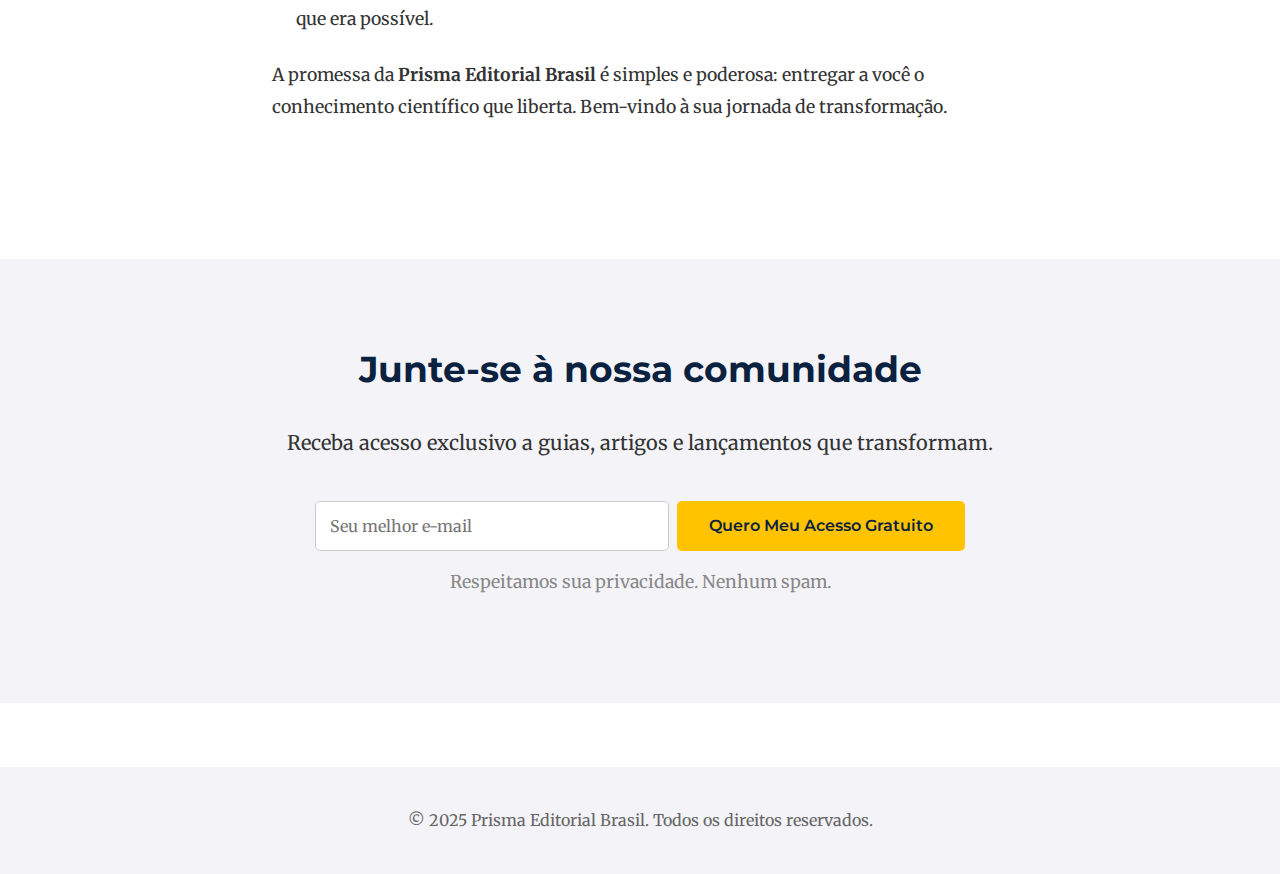
<file: sobre.html>
<!DOCTYPE html>
<html lang="pt-br">
<head>
    <meta charset="UTF-8">
    <meta name="viewport" content="width=device-width, initial-scale=1.0">
    <title>Nossa Missão - Prisma Editorial Brasil</title>
    <meta name="description" content="Conheça a missão da Prisma Editorial Brasil: uma rebelião contra a desinformação a favor do seu direito de acessar conhecimento puro e validado.">
    
    <link rel="preconnect" href="https://fonts.googleapis.com">
    <link rel="preconnect" href="https://fonts.gstatic.com" crossorigin>
    <link href="https://fonts.googleapis.com/css2?family=Merriweather:wght@400;700&family=Montserrat:wght@600;700&display=swap" rel="stylesheet">
    
    <link rel="stylesheet" href="style.css">
</head>
<body>

    <header class="main-header">
        <div class="container">
            <a href="index.html" class="logo">PRISMA EDITORIAL</a>
            <nav class="main-nav">
                <ul>
                    <li><a href="sobre.html" class="active">Sobre</a></li>
                    <li><a href="#">Artigos</a></li>
                    <li><a href="#">Contato</a></li>
                </ul>
            </nav>
        </div>
    </header>

    <main class="main-sobre">
        <div class="container-text">
            <h1>Nossa Missão: Ciência Clara para uma Mente Liberta</h1>

            <section class="content-block">
                <h2>Cansados da Confusão. Famintos pela Verdade.</h2>
                <p>Vivemos na era da informação, mas paradoxalmente, nunca estivemos tão perdidos. Para cada fato, mil opiniões. Para cada descoberta científica, uma centena de interpretações distorcidas, promessas vazias e soluções milagrosas que se desvanecem com a mesma rapidez com que surgem. O resultado é uma névoa de confusão que nos deixa ansiosos, frustrados e, muitas vezes, impotentes para tomar as melhores decisões para nossa saúde, nosso bem-estar e nosso desenvolvimento.</p>
                <p>A <strong>Prisma Editorial Brasil</strong> nasceu deste inconformismo.</p>
                <p>Nós testemunhamos a "dor" de um mercado inundado por informações superficiais e a angústia de pessoas buscando alívio e clareza, apenas para encontrar mais ruído. Vimos a ciência, a mais poderosa ferramenta humana para a compreensão da realidade, ser sequestrada por dogmas, interesses comerciais e pela cultura do "clickbait".</p>
                <p>Decidimos que era hora de acender um farol.</p>
                <p>Nossa fundação não é apenas um negócio; é uma rebelião. Uma rebelião contra a mediocridade intelectual. Uma rebelião contra a desinformação que adoece. Uma rebelião a favor do seu direito inalienável de acessar conhecimento puro, validado e que realmente funciona. Existimos para ser o seu porto seguro em um oceano de incertezas, o lugar onde a busca pela verdade finalmente encontra respostas.</p>
            </section>

            <section class="content-block curadoria-section">
                <h2>A Verdade Não se Negocia. Nosso Método Também Não.</h2>
                <p>Na <strong>Prisma Editorial Brasil</strong>, não publicamos opiniões. Publicamos ciência. Nossa filosofia de curadoria é fundamentada em um compromisso obsessivo e inabalável com o rigor científico e a honestidade intelectual. Não estamos aqui para seguir tendências ou agradar a todos, mas para apresentar a verdade como os melhores e mais robustos estudos e evidências a demonstram.</p>
                <h3>Quem está por trás da Prisma?</h3>
                <p>A Prisma Editorial Brasil não é liderada por dogmas ou por uma única personalidade. Ela é guiada por princípios. Nosso conselho curador é formado por uma metodologia rigorosa que se baseia em:</p>
                <ul class="principios-lista">
                    <li>
                        <svg xmlns="http://www.w3.org/2000/svg" width="28" height="28" viewBox="0 0 24 24" fill="none" stroke="currentColor" stroke-width="2" stroke-linecap="round" stroke-linejoin="round"><path d="M12 2a10 10 0 1 0 10 10A10 10 0 0 0 12 2Z"/><path d="M12 12a10 10 0 0 0-4.9 9.1"/><path d="M12 12a10 10 0 0 1-4.9-9.1"/><path d="M12 12a10 10 0 0 1 4.9 9.1"/><path d="M12 12a10 10 0 0 0 4.9-9.1"/></svg>
                        <div><strong>Ciência Fundamental:</strong> Priorizamos conhecimento que se ancora na bioquímica, na fisiologia e na biologia evolutiva – as linguagens primordiais da vida.</div>
                    </li>
                    <li>
                        <svg xmlns="http://www.w3.org/2000/svg" width="28" height="28" viewBox="0 0 24 24" fill="none" stroke="currentColor" stroke-width="2" stroke-linecap="round" stroke-linejoin="round"><path d="M16 21v-2a4 4 0 0 0-4-4H6a4 4 0 0 0-4 4v2"/><circle cx="9" cy="7" r="4"/><path d="M22 21v-2a4 4 0 0 0-3-3.87"/><path d="M16 3.13a4 4 0 0 1 0 7.75"/></svg>
                        <div><strong>Curadoria de Especialistas:</strong> Para cada tema que abordamos, buscamos a colaboração e o conhecimento de ponta, seja através de autores renomados, seja através da síntese do trabalho de pesquisadores líderes em suas áreas, como fizemos com a profunda sabedoria do "Professor Dr. Kaelen Voss" em nossa obra inaugural.</div>
                    </li>
                    <li>
                        <svg xmlns="http://www.w3.org/2000/svg" width="28" height="28" viewBox="0 0 24 24" fill="none" stroke="currentColor" stroke-width="2" stroke-linecap="round" stroke-linejoin="round"><path d="M12 22s8-4 8-10V5l-8-3-8 3v7c0 6 8 10 8 10z"></path><path d="m9 12 2 2 4-4"></path></svg>
                        <div><strong>Verificação e Validação:</strong> Cada conceito, cada afirmação, cada dado é submetido a um processo de verificação para garantir que esteja alinhado com o corpo de evidências científicas mais atual e confiável.</div>
                    </li>
                </ul>
                <p>Nosso trabalho é filtrar o ruído ensurdecedor do mundo da informação e entregar a você apenas o sinal: claro, puro e potente. Essa é a nossa promessa de curadoria.</p>
            </section>

            <section class="content-block">
                <h2>Ciência Clara, Mente Liberta: Nossa Promessa para Você.</h2>
                <p>Nossa essência, <strong>'Ciência Clara, Mente Liberta'</strong>, é mais que um slogan; é a nossa promessa para cada leitor que nos honra com seu tempo e confiança. Mas o que isso significa, na prática, para você e para a sua vida?</p>
                <p><strong>Ciência Clara...</strong><br>Significa que pegamos o complexo, o técnico, o que parece inacessível, e o traduzimos em uma linguagem clara, direta e envolvente, sem jamais sacrificar a profundidade ou a precisão. Acreditamos que a ciência de verdade não precisa ser intimidadora. Nos nossos ebooks, você não apenas aprenderá "o quê", mas entenderá o "porquê", capacitando-se com um conhecimento que faz sentido e se integra à sua visão de mundo.</p>
                <p><strong>...Mente Liberta.</strong><br>Esta é a transformação final. Uma mente liberta é:</p>
                <ul>
                    <li><strong>Liberta da Confusão:</strong> Para nunca mais se sentir perdido ou enganado por promessas vazias e dietas da moda.</li>
                    <li><strong>Liberta do Medo:</strong> Para tomar decisões sobre sua saúde e sua vida com a confiança que o verdadeiro conhecimento proporciona.</li>
                    <li><strong>Liberta da Passividade:</strong> Para se tornar o protagonista da sua jornada de bem-estar, armado com as ferramentas e a sabedoria para "curar suas dores" e construir a vida que você deseja.</li>
                    <li><strong>Liberta para Prosperar:</strong> Para ir além de simplesmente "não estar doente" e alcançar um estado de vitalidade, clareza mental e resiliência que talvez você nem soubesse que era possível.</li>
                </ul>
                <p>A promessa da <strong>Prisma Editorial Brasil</strong> é simples e poderosa: entregar a você o conhecimento científico que liberta. Bem-vindo à sua jornada de transformação.</p>
            </section>
        </div>

        <section class="cta-final-section">
            <div class="container">
                <h2>Junte-se à nossa comunidade</h2>
                <p class="subtitle">Receba acesso exclusivo a guias, artigos e lançamentos que transformam.</p>
                <form class="newsletter-form" id="newsletterForm">
                    <div class="form-row">
                        <input type="email" id="email-input" placeholder="Seu melhor e-mail" required aria-label="Seu melhor e-mail">
                        <button type="submit" class="cta-button">Quero Meu Acesso Gratuito</button>
                    </div>
                    <p class="privacy-microcopy">Respeitamos sua privacidade. Nenhum spam.</p>
                </form>
            </div>
        </section>
    </main>

    <footer class="main-footer">
        <div class="container">
            <p>&copy; 2025 Prisma Editorial Brasil. Todos os direitos reservados.</p>
        </div>
    </footer>

    <script src="script.js"></script>
</body>
</html>
</file>
<file: style.css>
/* ------------------------- */
/* RESET E VARIÁVEIS GLOBAIS */
/* ------------------------- */
:root {
    --cor-primaria: #0A2240; /* Azul Profundo */
    --cor-acento: #FFC300;   /* Amarelo Ouro */
    --cor-fundo: #FFFFFF;     /* Branco Prisma */
    --cor-texto: #333333;      /* Cinza Escuro */
    --cor-branca: #FFFFFF;
    --cor-cinza-claro: #F4F4F8; /* Cinza de Fundo Alternativo */

    --font-titulos: 'Montserrat', sans-serif;
    --font-corpo: 'Merriweather', serif;

    --container-width: 1100px;
    --border-radius: 5px;
}

*, *::before, *::after {
    box-sizing: border-box;
    margin: 0;
    padding: 0;
}

html {
    scroll-behavior: smooth;
}

body {
    font-family: var(--font-corpo);
    line-height: 1.7;
    color: var(--cor-texto);
    background-color: var(--cor-branca);
    -webkit-font-smoothing: antialiased;
    -moz-osx-font-smoothing: grayscale;
}

.container {
    max-width: var(--container-width);
    margin: 0 auto;
    padding: 0 2rem;
}

h1, h2, h3, .logo {
    font-family: var(--font-titulos);
    color: var(--cor-primaria);
}

h1 { font-weight: 700; line-height: 1.2; font-size: 3rem; }
h2 { font-size: 2rem; }
h3 { font-size: 1.25rem; }

a {
    color: var(--cor-primaria);
    text-decoration: none;
    font-weight: bold;
    transition: color 0.3s ease;
}

a:hover {
    color: var(--cor-acento);
}

/* ------------------------- */
/* CABEÇALHO E NAVEGAÇÃO     */
/* ------------------------- */
.main-header {
    background-color: var(--cor-branca);
    padding: 1.5rem 0;
    border-bottom: 1px solid var(--cor-cinza-claro);
}

.main-header .container {
    display: flex;
    justify-content: space-between;
    align-items: center;
}

.logo {
    font-weight: 700;
    font-size: 1.5rem;
    letter-spacing: 1px;
}

.main-nav ul {
    list-style: none;
    display: flex;
    gap: 2rem;
}

.main-nav a {
    font-family: var(--font-titulos);
    font-weight: 600;
}

.main-nav a.active {
    color: var(--cor-acento);
    text-decoration: underline;
    text-underline-offset: 4px;
}

/* ------------------------- */
/* SEÇÃO HERO (HOME)         */
/* ------------------------- */
.hero {
    padding: 6rem 0;
    text-align: center;
}

.hero h1 {
    margin-bottom: 1rem;
}

.hero .subtitle {
    font-size: 1.25rem;
    max-width: 700px;
    margin: 0 auto 2.5rem auto;
    color: #555;
}

.newsletter-form {
    max-width: 650px;
    margin: 0 auto;
}

.newsletter-form .form-row {
    display: flex;
    gap: 0.5rem;
}

.newsletter-form input {
    flex-grow: 1;
    padding: 0.9rem;
    border: 1px solid #ccc;
    border-radius: var(--border-radius);
    font-family: var(--font-corpo);
    font-size: 1rem;
}

.newsletter-form input:focus {
    outline: none;
    border-color: var(--cor-acento);
    box-shadow: 0 0 0 2px rgba(255, 195, 0, 0.5);
}

.cta-button {
    font-family: var(--font-titulos);
    font-weight: 600;
    font-size: 1rem;
    color: var(--cor-primaria);
    background-color: var(--cor-acento);
    border: none;
    padding: 0.9rem 2rem;
    border-radius: var(--border-radius);
    cursor: pointer;
    transition: transform 0.2s ease, box-shadow 0.2s ease;
    display: inline-block;
    white-space: nowrap;
}

.cta-button:hover {
    color: var(--cor-primaria);
    transform: translateY(-2px);
    box-shadow: 0 4px 15px rgba(0,0,0,0.1);
}

.privacy-microcopy {
    font-size: 0.875rem;
    color: #888;
    margin-top: 1rem;
}

/* -------------------------------- */
/* ESTILOS PARA A PÁGINA "SOBRE"    */
/* -------------------------------- */
.container-text {
    max-width: 800px;
    margin: 0 auto;
    padding: 0 2rem;
}

.main-sobre h1 {
    text-align: center;
    margin: 2rem 0 3rem 0;
}

.main-sobre h2 {
    margin-bottom: 1.5rem;
}

.main-sobre h3 {
    margin: 2rem 0 1rem 0;
}

.main-sobre p, .main-sobre li {
    font-size: 1.1rem;
    line-height: 1.8;
    margin-bottom: 1.5rem;
}

.main-sobre .content-block {
    padding: 3rem 0;
    border-bottom: 1px solid var(--cor-cinza-claro);
}

.main-sobre .content-block:last-of-type {
    border-bottom: none;
}

.curadoria-section {
    background-color: var(--cor-cinza-claro);
    padding: 4rem;
    margin: 2rem -4rem;
    border-radius: var(--border-radius);
}

.principios-lista {
    list-style: none;
    padding-left: 0;
    margin-top: 2rem;
}

.principios-lista li {
    display: flex;
    align-items: flex-start;
    gap: 1.5rem;
}

.principios-lista svg {
    flex-shrink: 0;
    margin-top: 5px;
    stroke: var(--cor-primaria);
}

.main-sobre ul:not(.principios-lista) {
    list-style-position: outside;
    padding-left: 1.5rem;
}

.cta-final-section {
    text-align: center;
    padding: 5rem 0;
    background-color: var(--cor-cinza-claro);
    margin-top: 4rem;
}

.cta-final-section h2 {
    font-size: 2.25rem;
}

.cta-final-section .subtitle {
    font-size: 1.25rem;
    margin-bottom: 2.5rem;
}

/* -------------------------------- */
/* ESTILOS PARA O BLOG (LISTAGEM)   */
/* -------------------------------- */
.page-header {
    text-align: center;
    padding: 3rem 0;
    margin: 2rem 0;
    border-bottom: 1px solid var(--cor-cinza-claro);
}

.page-header p {
    font-size: 1.15rem;
    max-width: 600px;
    margin: 0 auto;
    color: #555;
}

.article-list {
    display: grid;
    grid-template-columns: repeat(auto-fit, minmax(320px, 1fr));
    gap: 2.5rem;
    padding: 2rem 0;
}

.article-card-blog {
    background: var(--cor-branca);
    border-radius: var(--border-radius);
    box-shadow: 0 4px 15px rgba(0,0,0,0.05);
    transition: transform 0.3s ease, box-shadow 0.3s ease;
    overflow: hidden;
}

.article-card-blog:hover {
    transform: translateY(-5px);
    box-shadow: 0 8px 25px rgba(0,0,0,0.1);
}

.article-card-blog .card-link {
    display: block;
    color: var(--cor-texto);
    font-weight: normal;
}

.article-card-blog .card-link:hover {
    color: var(--cor-texto);
}

.article-card-blog .card-link:hover h2 {
    color: var(--cor-primaria);
}

.card-content {
    padding: 1.5rem;
}

.card-content h2 {
    font-size: 1.35rem;
    margin-bottom: 0.75rem;
    line-height: 1.3;
    transition: color 0.3s ease;
}

.article-meta {
    font-size: 0.875rem;
    color: #666;
    margin-bottom: 1rem;
    font-family: var(--font-titulos);
}

.excerpt {
    font-size: 1rem;
    line-height: 1.6;
}

.read-more-link {
    font-weight: bold;
    color: var(--cor-primaria);
}

.read-more-link:hover {
    text-decoration: underline;
}

/* ------------------------------------------ */
/* ESTILOS PARA O ARTIGO (SANTUÁRIO DA LEITURA) */
/* ------------------------------------------ */
.main-artigo {
    padding: 4rem 0;
}

.post-content {
    max-width: 740px;
    margin: 0 auto;
    padding: 0 1rem;
}

.post-header {
    margin-bottom: 3rem;
    text-align: center;
}

.post-header h1 {
    font-size: 2.8rem;
}

.post-meta {
    color: #555;
    font-family: var(--font-titulos);
}

.post-meta .separator {
    margin: 0 0.5rem;
}

.post-body {
    font-size: 18px;
    line-height: 1.7;
}

.post-body h2 {
    font-size: 1.8rem;
    margin: 3rem 0 1.5rem 0;
}

.post-body p {
    margin-bottom: 1.5rem;
}

.post-body a {
    text-decoration: underline;
    text-underline-offset: 3px;
}

.post-body blockquote {
    border-left: 3px solid var(--cor-acento);
    margin: 2.5rem 0;
    padding: 0.5rem 0 0.5rem 1.5rem;
    font-style: italic;
    font-size: 1.3rem;
    color: #555;
}

.post-body ol, .post-body ul {
    padding-left: 1.5rem;
    margin-bottom: 1.5rem;
}

.card-image {
    width: 100%;
    height: 200px;
    object-fit: cover;
}

.featured-image {
    margin: 2.5rem 0;
}

.featured-image img {
    width: 100%;
    height: auto;
    border-radius: var(--border-radius);
    box-shadow: 0 8px 25px rgba(0,0,0,0.1);
}

/* ------------------------- */
/* RODAPÉ                    */
/* ------------------------- */
.main-footer {
    background-color: var(--cor-cinza-claro);
    color: #666;
    padding: 2.5rem 0;
    text-align: center;
    margin-top: 4rem;
}

/* ------------------------- */
/* RESPONSIVIDADE            */
/* ------------------------- */
@media (max-width: 768px) {
    h1 { font-size: 2.5rem; }
    h2 { font-size: 1.8rem; }
    
    .main-header .container {
        flex-direction: column;
        gap: 1.5rem;
    }

    .newsletter-form .form-row {
        flex-direction: column;
        gap: 1rem;
    }

    .curadoria-section {
        padding: 2rem;
        margin: 2rem 0;
    }

    .post-header h1 {
        font-size: 2.2rem;
    }
}
</file>
